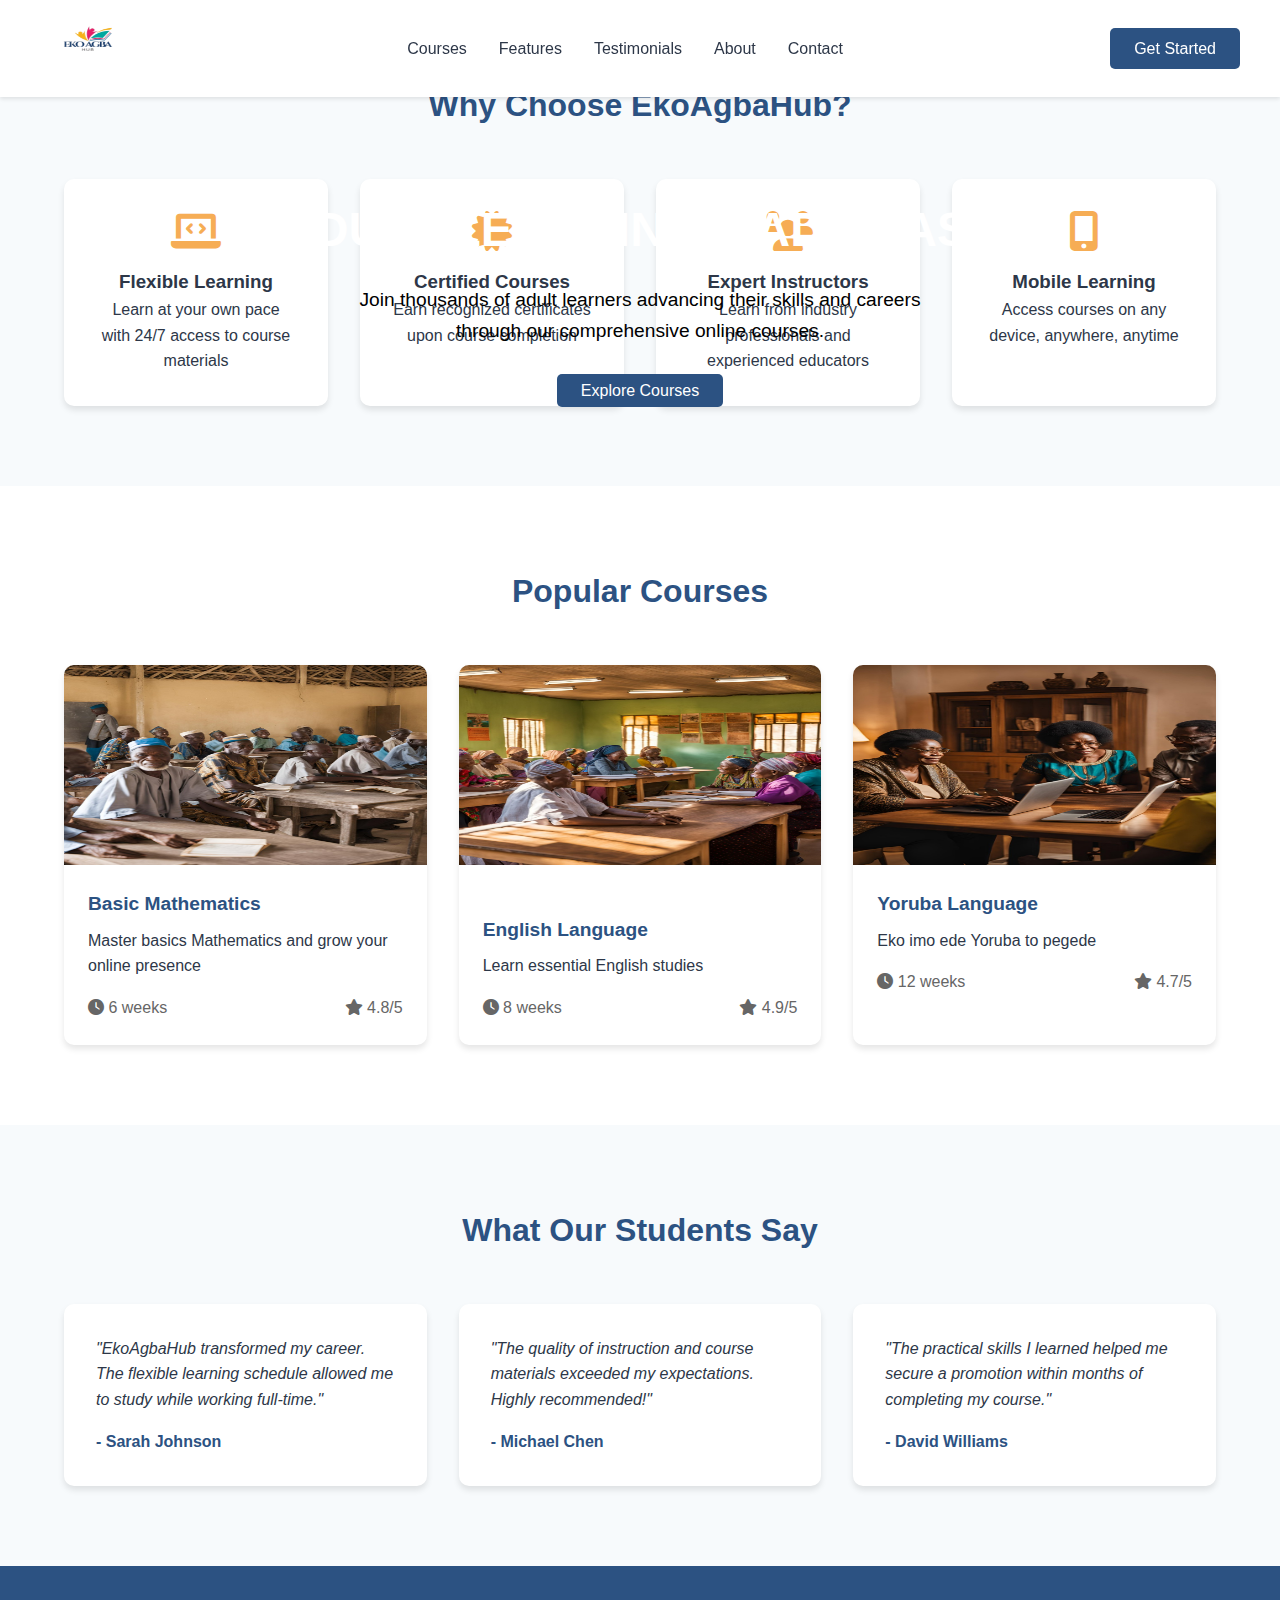
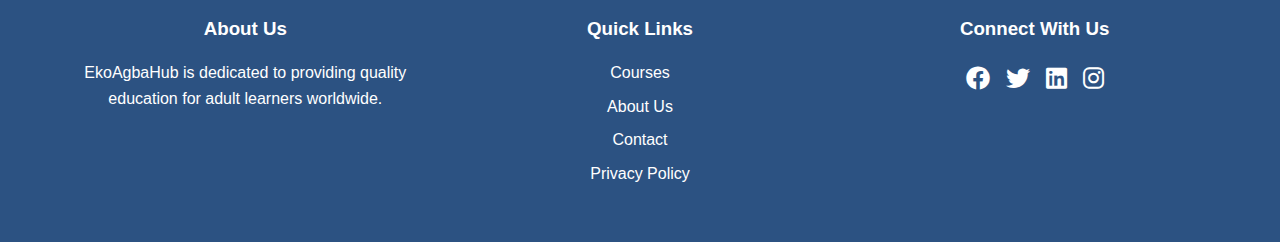
<file: index.html>
<!DOCTYPE html>
<html lang="en">
  <head>
    <meta charset="UTF-8" />
    <meta name="viewport" content="width=device-width, initial-scale=1.0" />
    <title>EkoAgbaHub</title>
    <link
      href="https://cdnjs.cloudflare.com/ajax/libs/font-awesome/6.0.0/css/all.min.css"
      rel="stylesheet"
    />
    <link rel="stylesheet" href="css/index.css" />
  </head>
  <body>
    <!-- Navigation -->
    <nav class="navbar">
      <div class="nav-content">
        <div class="logo">
          <img
            src="images/1730201084392.png"
            style="height: 70px; width: 100px"
            alt=""
          />
        </div>

        <div class="nav-links">
          <a href="#courses">Courses</a>
          <a href="#features">Features</a>
          <a href="#testimonials">Testimonials</a>
          <a href="#about">About</a>
          <a href="#contact">Contact</a>
        </div>
        <a href="log-signin.html" class="cta-button">Get Started</a>
      </div>
    </nav>

    <!-- Hero Section -->
    <div class="container">
      <section class="hero">
        <h1 style="animation: alternate-reverse">Adult Learning made easy</h1>
        <p style="color: black">
          Join thousands of adult learners advancing their skills and careers
          through our comprehensive online courses.
        </p>
        <a href="#courses" class="cta-button">Explore Courses</a>
      </section>
    </div>

    <!-- Features Section -->
    <section class="features" id="features">
      <h2 class="section-title">Why Choose EkoAgbaHub?</h2>
      <div class="features-grid">
        <div class="feature-card">
          <i class="fas fa-laptop-code feature-icon"></i>
          <h3>Flexible Learning</h3>
          <p>Learn at your own pace with 24/7 access to course materials</p>
        </div>
        <div class="feature-card">
          <i class="fas fa-certificate feature-icon"></i>
          <h3>Certified Courses</h3>
          <p>Earn recognized certificates upon course completion</p>
        </div>
        <div class="feature-card">
          <i class="fas fa-users feature-icon"></i>
          <h3>Expert Instructors</h3>
          <p>Learn from industry professionals and experienced educators</p>
        </div>
        <div class="feature-card">
          <i class="fas fa-mobile-alt feature-icon"></i>
          <h3>Mobile Learning</h3>
          <p>Access courses on any device, anywhere, anytime</p>
        </div>
      </div>
    </section>

    <!-- Popular Courses -->
    <section class="courses" id="courses">
      <h2 class="section-title">Popular Courses</h2>
      <div class="course-grid">
        <div class="course-card">
          <div class="course-image">
            <img
              src="/images/classroom1.jpg"
              style="min-width: 100%; height: 200px"
              alt="Basic Mathematics"
            />
          </div>
          <div class="course-content">
            <h3 class="course-title">Basic Mathematics</h3>
            <p>Master basics Mathematics and grow your online presence</p>
            <div class="course-info">
              <span><i class="fas fa-clock"></i> 6 weeks</span>
              <span><i class="fas fa-star"></i> 4.8/5</span>
            </div>
          </div>
        </div>
        <div class="course-card">
          <div class="course-image">
            <img
              src="/images/classroom2.jpg"
              style="min-width: 100%; height: 200px"
              alt="English Language"
            />
          </div>
          <br />
          <div class="course-content">
            <h3 class="course-title">English Language</h3>
            <p>Learn essential English studies</p>
            <div class="course-info">
              <span><i class="fas fa-clock"></i> 8 weeks</span>
              <span><i class="fas fa-star"></i> 4.9/5</span>
            </div>
          </div>
        </div>
        <div class="course-card">
          <div class="course-image">
            <img
              src="/images/classroom3.jpg"
              style="min-width: 100%; height: 200px"
              alt="Yoruba Language"
            />
          </div>
          <div class="course-content">
            <h3 class="course-title">Yoruba Language</h3>
            <p>Eko imo ede Yoruba to pegede</p>
            <div class="course-info">
              <span><i class="fas fa-clock"></i> 12 weeks</span>
              <span><i class="fas fa-star"></i> 4.7/5</span>
            </div>
          </div>
        </div>
      </div>
    </section>

    <!-- Testimonials -->
    <section class="testimonials" id="testimonials">
      <h2 class="section-title">What Our Students Say</h2>
      <div class="testimonial-grid">
        <div class="testimonial-card">
          <p class="testimonial-text">
            "EkoAgbaHub transformed my career. The flexible learning schedule
            allowed me to study while working full-time."
          </p>
          <p class="testimonial-author">- Sarah Johnson</p>
        </div>
        <div class="testimonial-card">
          <p class="testimonial-text">
            "The quality of instruction and course materials exceeded my
            expectations. Highly recommended!"
          </p>
          <p class="testimonial-author">- Michael Chen</p>
        </div>
        <div class="testimonial-card">
          <p class="testimonial-text">
            "The practical skills I learned helped me secure a promotion within
            months of completing my course."
          </p>
          <p class="testimonial-author">- David Williams</p>
        </div>
      </div>
    </section>

    <!-- Footer -->
    <footer>
      <div class="footer-content">
        <div class="footer-section">
          <h3>About Us</h3>
          <p>
            EkoAgbaHub is dedicated to providing quality education for adult
            learners worldwide.
          </p>
        </div>
        <div class="footer-section">
          <h3>Quick Links</h3>
          <ul>
            <li><a href="#courses">Courses</a></li>
            <li><a href="#about">About Us</a></li>
            <li><a href="#contact">Contact</a></li>
            <li><a href="#privacy">Privacy Policy</a></li>
          </ul>
        </div>
        <div class="footer-section">
          <h3>Connect With Us</h3>
          <div class="social-links">
            <a href="#"><i class="fab fa-facebook"></i></a>
            <a href="#"><i class="fab fa-twitter"></i></a>
            <a href="#"><i class="fab fa-linkedin"></i></a>
            <a href="#"><i class="fab fa-instagram"></i></a>
          </div>
        </div>
      </div>
    </footer>
  </body>
</html>
</file>
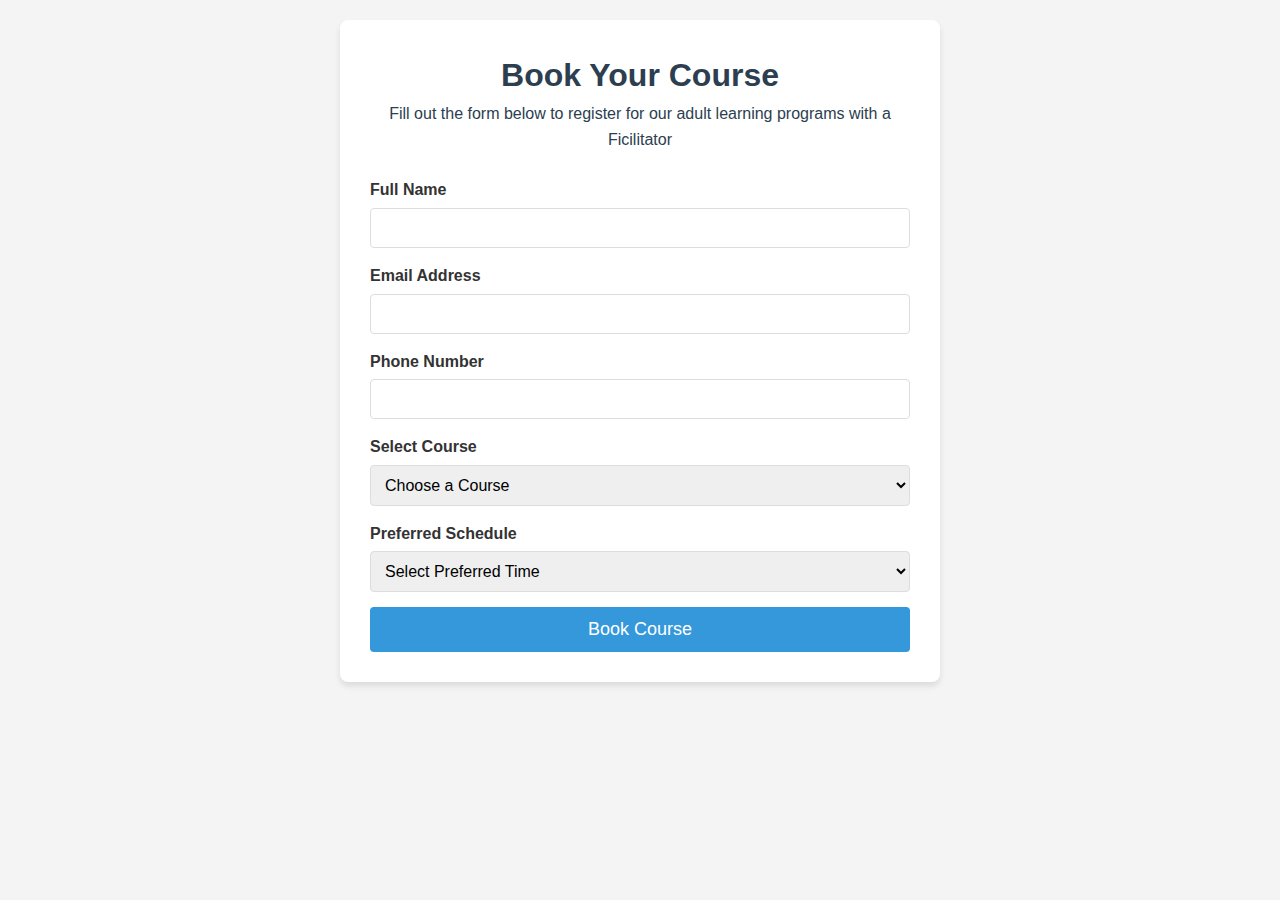
<file: booking.html>
<!DOCTYPE html>
<html lang="en">
  <head>
    <meta charset="UTF-8" />
    <meta name="viewport" content="width=device-width, initial-scale=1.0" />
    <title>Document</title>
  </head>
  <body>
    <!DOCTYPE html>
    <html lang="en">
      <head>
        <meta charset="UTF-8" />
        <meta name="viewport" content="width=device-width, initial-scale=1.0" />
        <title>Course Booking - Adult Learning Center</title>
        <style>
          /* Reset and base styles */
          * {
            margin: 0;
            padding: 0;
            box-sizing: border-box;
          }

          body {
            font-family: Arial, sans-serif;
            line-height: 1.6;
            background-color: #f4f4f4;
            color: #333;
            padding: 20px;
          }

          .booking-container {
            max-width: 600px;
            margin: 0 auto;
            background-color: white;
            padding: 30px;
            border-radius: 8px;
            box-shadow: 0 4px 6px rgba(0, 0, 0, 0.1);
          }

          .booking-header {
            text-align: center;
            margin-bottom: 25px;
            color: #2c3e50;
          }

          .form-group {
            margin-bottom: 15px;
          }

          .form-group label {
            display: block;
            margin-bottom: 5px;
            font-weight: bold;
          }

          .form-group input,
          .form-group select,
          .form-group textarea {
            width: 100%;
            padding: 10px;
            border: 1px solid #ddd;
            border-radius: 4px;
            font-size: 16px;
          }

          .form-group textarea {
            resize: vertical;
            min-height: 100px;
          }

          .submit-btn {
            display: block;
            width: 100%;
            padding: 12px;
            background-color: #3498db;
            color: white;
            border: none;
            border-radius: 4px;
            font-size: 18px;
            cursor: pointer;
            transition: background-color 0.3s ease;
          }

          .submit-btn:hover {
            background-color: #2980b9;
          }

          #bookingConfirmation {
            margin-top: 20px;
            text-align: center;
            color: #27ae60;
            display: none;
          }

          @media (max-width: 600px) {
            .booking-container {
              width: 100%;
              padding: 15px;
            }
          }
        </style>
      </head>
      <body>
        <div class="booking-container">
          <div class="booking-header">
            <h1>Book Your Course</h1>
            <p>
              Fill out the form below to register for our adult learning
              programs with a Ficilitator
            </p>
          </div>

          <form id="bookingForm">
            <div class="form-group">
              <label for="fullName">Full Name</label>
              <input type="text" id="fullName" name="fullName" required />
            </div>

            <div class="form-group">
              <label for="email">Email Address</label>
              <input type="email" id="email" name="email" required />
            </div>

            <div class="form-group">
              <label for="phone">Phone Number</label>
              <input type="tel" id="phone" name="phone" required />
            </div>

            <div class="form-group">
              <label for="course">Select Course</label>
              <select id="course" name="course" required>
                <option value="">Choose a Course</option>
                <option value="digital-literacy">Basic Mathematics</option>
                <option value="language-skills">Essential English</option>
                <option value="professional-development">
                  Professional Development
                </option>
                <option value="creative-writing">Eko Ede Yoruba</option>
              </select>
            </div>

            <div class="form-group">
              <label for="schedule">Preferred Schedule</label>
              <select id="schedule" name="schedule" required>
                <option value="">Select Preferred Time</option>
                <option value="weekday-morning">Weekday Mornings</option>
                <option value="weekday-evening">Weekday Evenings</option>
                <option value="weekend-morning">Weekend Mornings</option>
                <option value="weekend-afternoon">Weekend Afternoons</option>
              </select>
            </div>

            <button type="submit" class="submit-btn">Book Course</button>
          </form>

          <div id="bookingConfirmation">
            Thank you for your booking! We will contact you shortly to confirm
            your course.
          </div>
        </div>

        <script>
          document
            .getElementById("bookingForm")
            .addEventListener("submit", function (e) {
              e.preventDefault();

              // Simple form validation
              const requiredFields = [
                "fullName",
                "email",
                "phone",
                "course",
                "schedule",
              ];
              let isValid = true;

              requiredFields.forEach((field) => {
                const input = document.getElementById(field);
                if (!input.value.trim()) {
                  input.style.borderColor = "red";
                  isValid = false;
                } else {
                  input.style.borderColor = "#ddd";
                }
              });

              // Email validation
              const emailRegex = /^[^\s@]+@[^\s@]+\.[^\s@]+$/;
              const emailInput = document.getElementById("email");
              if (!emailRegex.test(emailInput.value)) {
                emailInput.style.borderColor = "red";
                isValid = false;
              }

              // Phone validation (basic)
              const phoneRegex = /^\d{10}$/;
              const phoneInput = document.getElementById("phone");
              if (!phoneRegex.test(phoneInput.value.replace(/\D/g, ""))) {
                phoneInput.style.borderColor = "red";
                isValid = false;
              }

              if (isValid) {
                // In a real-world scenario, you would send this data to a server
                document.getElementById("bookingForm").style.display = "none";
                document.getElementById("bookingConfirmation").style.display =
                  "block";

                // Optional: Log form data (replace with actual form submission logic)
                const formData = new FormData(e.target);
                const data = Object.fromEntries(formData.entries());
                console.log("Booking Data:", data);
              }
            });
        </script>
      </body>
    </html>
  </body>
</html>
</file>
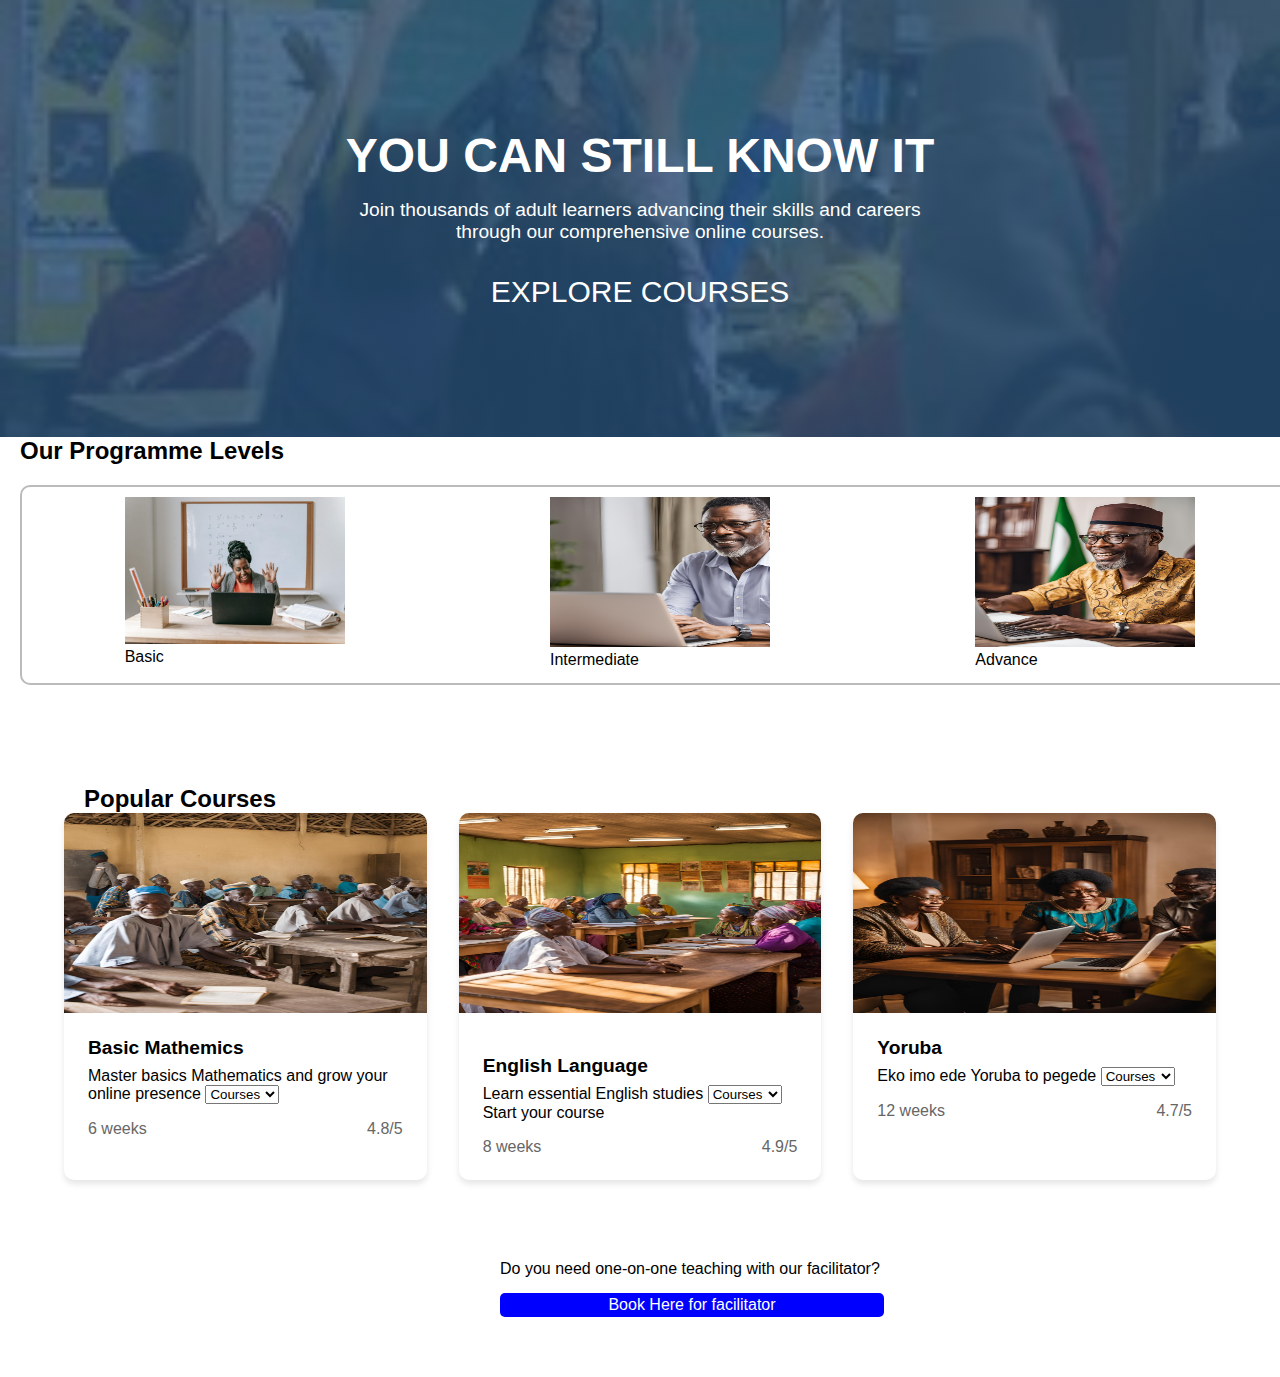
<file: course.html>
<!DOCTYPE html>
<html lang="en">
<head>
    <meta charset="UTF-8">
    <meta name="viewport" content="width=device-width, initial-scale=1.0">
    <title>Courses</title>
    <link rel="stylesheet" href="css/courses.css">
</head>
<body>

    <section class="hero">
        <h1>You can still know it</h1>
        <p>
          Join thousands of adult learners advancing their skills and careers
          through our comprehensive online courses.
        </p>
        
        <a href="#courses" class="cta-button" 
        style="text-decoration: none;
        text-transform: uppercase;color:#fff; font-size: 30px;">Explore Courses</a>
      </section>
      <h2 class="leveltitle">Our Programme Levels</h2>
      <section class="level" >
        
        <div class="levelimg">
            <img src="images/facilitator2.jpg" alt="Basic"> <p>Basic</p>
        </div>

        <div class="levelimg">
            <img src="images/advance.jpg" style="min-width: 90px; height: 150px;" alt="Intermediate"> <p>Intermediate</p>
        </div>

        <div class="levelimg">
            <img src="images/facilitator1.jpg" style="min-width: 90px; height: 150px;" alt="Advance"> <p>Advance</p>
        </div>
    </section>
  
    <section class="courses" id="courses" >
        <h2 class="leveltitle">Popular Courses</h2>
        <div class="course-grid">
            <div class="course-card">
                <div class="course-image">
                    <img src="/images/classroom1.jpg" style="min-width:100%; height: 200px;" alt="Basic Mathemics">
                </div>
                <div class="course-content">
                    <h3 class="course-title">Basic Mathemics</h3>
                    <p>Master basics Mathematics and grow your online presence  <select name="" id="">
                        <option value="Courses">Courses</option>
                        <option value="Module1">
                            <a href="https://youtu.be/4rKwPvJjvyo?si=YH5O40SfeNAoh_Ye">Module1</a>
                        </option>
                        <option value="Module2">
                            <a href="https://youtu.be/jFjKp-Kqz4k?si=SnnPprlYUHrxdmMZ">Module2</a></option>
                    </select> </p></p>
                    <div class="course-info">
                        <span><i class="fas fa-clock"></i> 6 weeks</span>
                        <span><i class="fas fa-star"></i> 4.8/5</span>
                    </div>
                </div>
            </div>
            <div class="course-card">
                <div class="course-image">
                    <img src="/images/classroom2.jpg" style="min-width:100%; height: 200px;" alt="English Language">
                </div>
                <br>
                <div class="course-content">
                    <h3 class="course-title">English Language</h3>
                    
                    <p>Learn essential English studies 
                        <select name="" id="">
                            <option value="Courses">Courses</option>
                            <option value="Module1">
                                <a href="https://youtu.be/4rKwPvJjvyo?si=YH5O40SfeNAoh_Ye">Module1</a>
                            </option>
                            <option value="Module2">
                                <a href="https://youtu.be/jFjKp-Kqz4k?si=SnnPprlYUHrxdmMZ">Module2</a></option>
                        </select> </p>
                    <span><i class="fas fa-clock"></i>
                        
                        

                    </a>Start your course</span>
                    <div class="course-info">
                        <span><i class="fas fa-clock"></i> 8 weeks</span>
                        <span><i class="fas fa-star"></i> 4.9/5</span>
                    </div>
                </div>
            </div>
            <div class="course-card">
                <div class="course-image">
                    <img src="/images/classroom3.jpg" style="min-width: 100%; height: 200px;" alt="Yoruba">
                </div>
                <div class="course-content">
                    <h3 class="course-title">Yoruba</h3>
                    <p>Eko imo ede Yoruba to pegede  <select name="" id="">
                        <option value="Courses">Courses</option>
                        <option value="Module1">
                            <a href="https://youtu.be/4rKwPvJjvyo?si=YH5O40SfeNAoh_Ye">Module1</a>
                        </option>
                        <option value="Module2">
                            <a href="https://youtu.be/jFjKp-Kqz4k?si=SnnPprlYUHrxdmMZ">Module2</a></option>
                    </select> </p></p>
                    <div class="course-info">
                        <span><i class="fas fa-clock"></i> 12 weeks</span>
                        <span><i class="fas fa-star"></i> 4.7/5</span>
                    </div>
                </div>
            </div>
        </div>
    </section>
    <p style="margin-left: 500px; margin-bottom:15px;">Do you need one-on-one teaching with our facilitator?</p>
    <a href="booking.html" style="text-decoration: none; 
    border: 0; padding: 3px; background-color: blue;
    color:white; display: flex;justify-content: center; border-radius: 5px; outline: 0; width: 30%; margin-bottom: 60px; margin-left: 500px; align-items: center;">Book Here for facilitator</a>
        </div>
    </section>
</body>
</html>
</file>
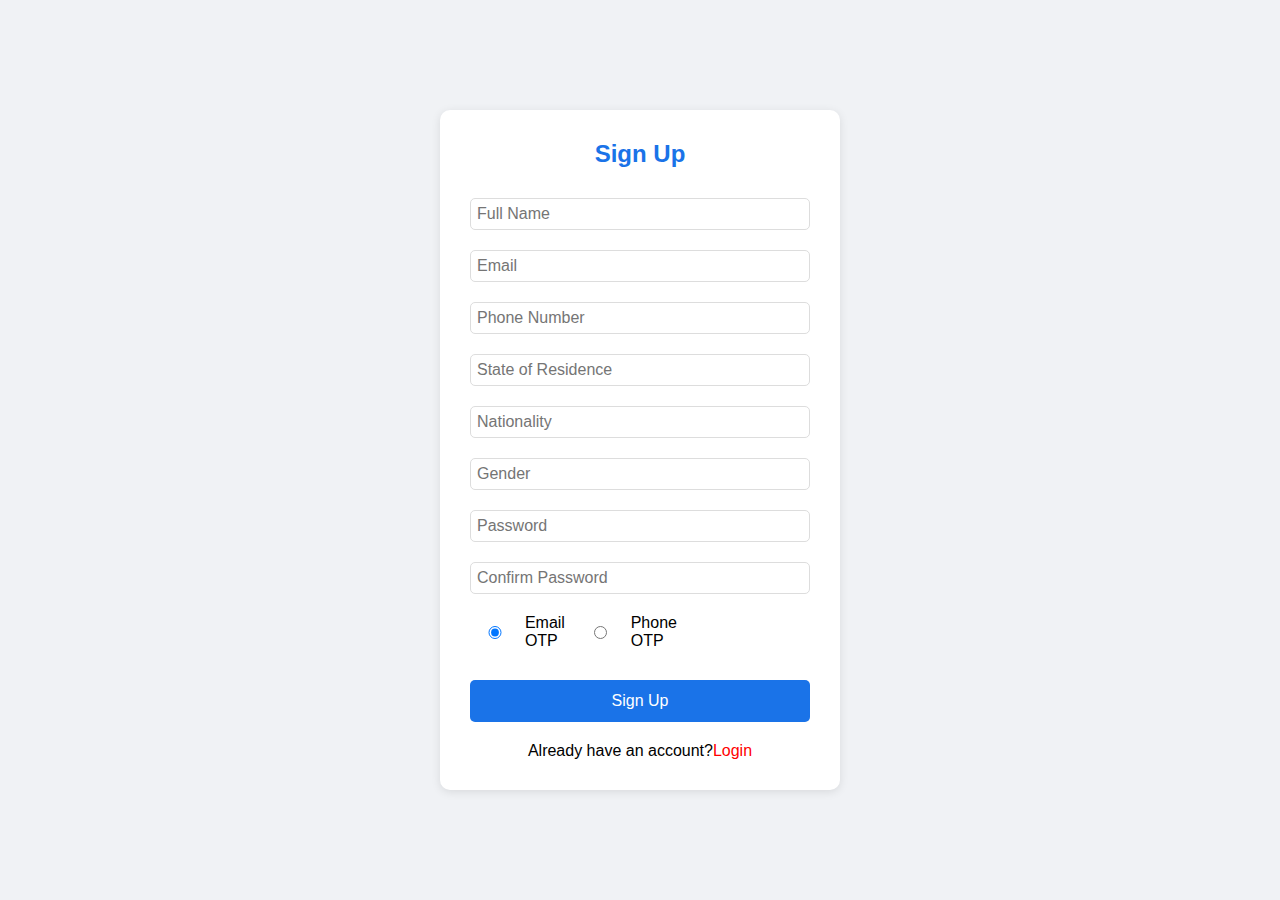
<file: log-signin.html>
<!DOCTYPE html>
<html lang="en">
  <head>
    <meta charset="UTF-8" />
    <meta name="viewport" content="width=device-width, initial-scale=1.0" />
    <title>EkoAgbaHub</title>
    <link rel="stylesheet" href="css/log-signin.css" />
  </head>
  <body>
    <div class="container">
      <!-- Sign Up Form -->
      <form id="signupForm" class="form">
        <h2>Sign Up</h2>
        <div class="form-group">
          <input type="text" id="signupName" required placeholder="Full Name" />
        </div>
        <div class="form-group">
          <input type="email" id="signupEmail" placeholder="Email" />
        </div>
        <div class="form-group">
          <input
            type="tel"
            id="signupPhone"
            placeholder="Phone Number"
            required
          />
        </div>

        <div class="form-group">
          <input
            type="text"
            id="signupstate"
            placeholder="State of Residence"
            required
          />
        </div>

        <div class="form-group">
          <input
            type="text"
            id="signupnation"
            placeholder="Nationality"
            required
          />
        </div>

        <div class="form-group">
          <input type="text" id="signupgender" placeholder="Gender" required />
        </div>

        <div class="form-group">
          <input
            type="password"
            id="signupPassword"
            placeholder="Password"
            required
          />
        </div>

        <div class="form-group">
          <input
            type="text"
            id="signupconfirmpass"
            placeholder="Confirm Password"
            required
          />
        </div>

        <div class="verification-method">
          <label>
            <input
              type="radio"
              name="verificationMethod"
              value="email"
              checked
            />
            Email OTP
          </label>
          <label>
            <input type="radio" name="verificationMethod" value="phone" /> Phone
            OTP
          </label>
        </div>
        <button type="submit">Sign Up</button>
        <div class="toggle-form">
          Already have an account?<a
            href="#"
            id="showLogin"
            style="text-decoration: none; color: red"
            >Login</a
          >
        </div>
      </form>

      <!-- Login Form -->
      <form id="loginForm" class="form hidden">
        <h2>Login</h2>
        <div class="form-group">
          <label for="loginnum">Phone Number</label>
          <input type="number" id="loginnum" />
        </div>
        <div class="form-group">
          <label for="loginEmail">Email</label>
          <input type="email" id="loginEmail" />
        </div>
        <div class="form-group">
          <label for="loginPassword">Password</label>
          <input type="password" id="loginPassword" required />
        </div>
        <button type="submit">
          <a href="course.html">Login</a>
        </button>
        <div class="toggle-form">
          Don't have an account?
          <a href="#" id="showSignup">Sign Up</a>
        </div>
      </form>

      <!-- OTP Verification Form -->
      <form id="otpForm" class="form hidden">
        <h2>OTP Verification</h2>
        <div class="form-group">
          <label for="otp">Enter OTP</label>
          <input
            type="text"
            id="otp"
            class="otp-input"
            maxlength="6"
            required
          />
          <div id="otpMessage"></div>
        </div>
        <button type="submit">Verify OTP</button>
        <button type="button" id="resendOtp">Resend OTP</button>
      </form>
    </div>

    <script src="JS/log-signin.js"></script>
  </body>
</html>
</file>
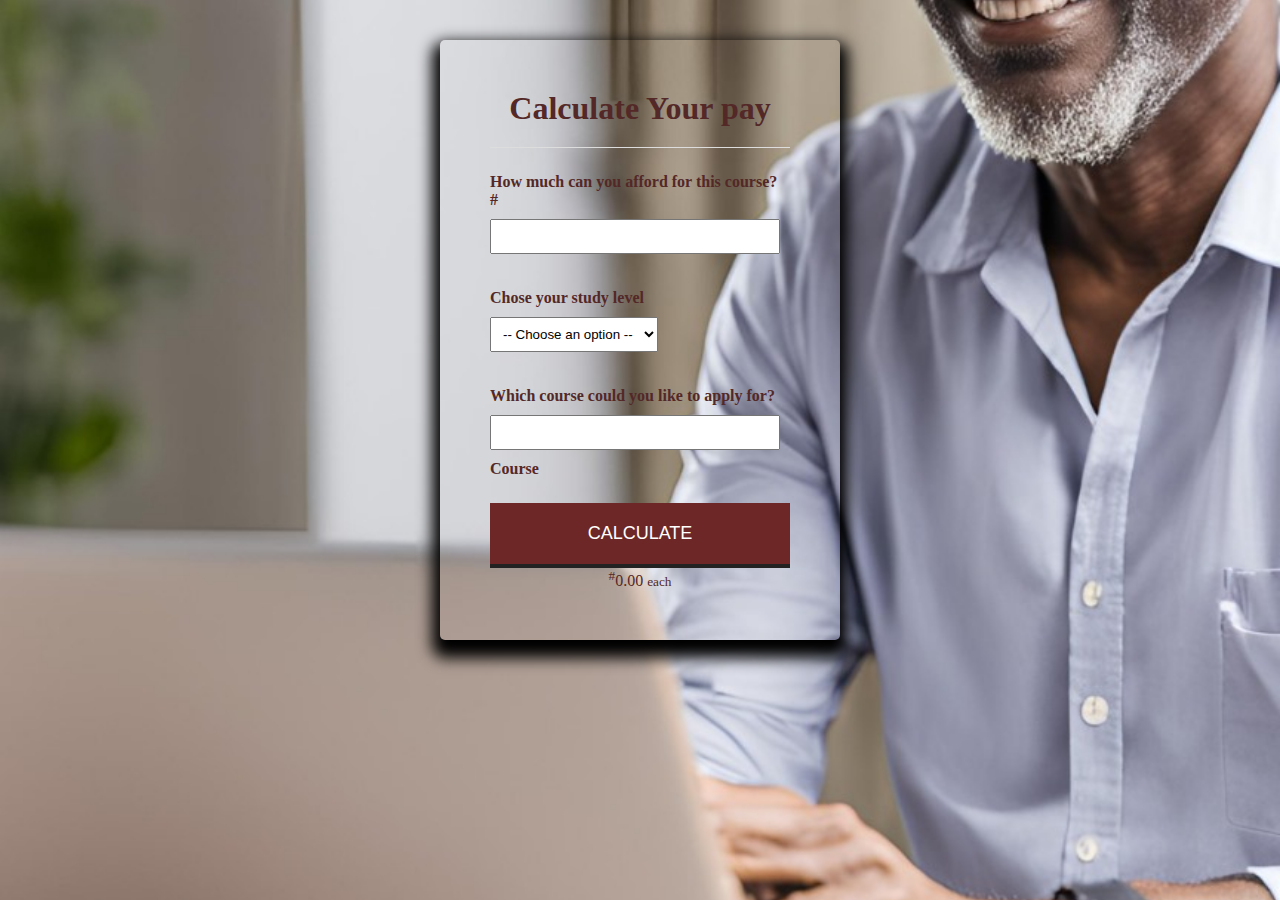
<file: slashpremium.html>
<!DOCTYPE html>
<html lang="en">
  <head>
    <meta charset="UTF-8" />
    <meta name="viewport" content="width=device-width, initial-scale=1.0" />
    <title>Document</title>
    <link rel="stylesheet" href="css/slashpremium.css" />
  </head>
  <body>
    <div id="container">
      <h1>Calculate Your pay</h1>
      <div id="Calculator">
        <form>
          <label for=""
            >How much can you afford for this course? <br />
            # <input type="text" id="Amount"
          /></label>
          <label
            >Chose your study level <br />
            <select id="quality">
              <option disabled selected value="0">
                -- Choose an option --
              </option>
              <option value="0.3">Beginners</option>
              <option value="0.2">Intermediate</option>
              <option value="0.15">Advance</option>
            </select></label
          >
          <label>
            Which course could you like to apply for?
            <br /><input type="text" id="course" />Course
          </label>
          <button type="button" id="Calculate">Calculate</button>
        </form>
      </div>
      <div id="Total">
        <sup>#</sup><span id="tip">0.00</span>
        <small id="each">each</small>
      </div>
    </div>
  </body>
</html>
</file>
<file: css/index.css>
* {
  margin: 0;
  padding: 0;
  box-sizing: border-box;
  font-family: "Segoe UI", Tahoma, Geneva, Verdana, sans-serif;
}

:root {
  --primary-color: #2c5282;
  --secondary-color: #4299e1;
  --accent-color: #f6ad55;
  --text-color: #2d3748;
  --light-bg: #f7fafc;
}
h1 {
  font-family: "Josefin sans" sans-serif;
  text-transform: uppercase;
  font-size: 200px;
}

body {
  line-height: 1.6;
  color: var(--text-color);
}

/* Navigation */
.navbar {
  background: white;
  padding: 0.5rem;
  box-shadow: 0 2px 4px rgba(0, 0, 0, 0.1);
  position: fixed;
  width: 100%;
  margin-bottom: 0;
  top: 0;
  z-index: 1000;
}

.nav-content {
  display: flex;
  justify-content: space-between;
  align-items: center;
  max-width: 1200px;
  margin: 0 auto;
}

.logo {
  font-size: 1.5rem;
  font-weight: bold;
  color: var(--primary-color);
}

.nav-links {
  display: flex;
  gap: 2rem;
}

.nav-links a {
  text-decoration: none;
  color: var(--text-color);
  font-weight: 500;
  transition: color 0.3s;
}

.nav-links a:hover {
  color: var(--secondary-color);
}

.cta-button {
  background: var(--primary-color);
  color: white;
  padding: 0.5rem 1.5rem;
  border-radius: 5px;
  text-decoration: none;
  transition: background-color 0.3s;
}

.cta-button:hover {
  background: var(--secondary-color);
}
.container {
  position: absolute;
  left: 0;
  top: 0;
  width: 100%;
  height: 80vh;
  animation: animate 19s ease-in-out infinite;
  -webkit-transition: all 0.3s ease-in-out;
  transition: all 0.3s ease-in-out;
  background-size: cover;
}

@keyframes animate {
  0%,
  100% {
    background-image: linear-gradient(
        rgba(54, 50, 48, 0.5),
        rgba(24, 9, 5, 0.5)
      ),
      url("/images/back\ adult.webp");
  }

  25% {
    background-image: linear-gradient(
        rgba(54, 50, 48, 0.5),
        rgba(24, 9, 5, 0.5)
      ),
      url(../images/adultslider2.jpg);
  }

  50% {
    background-image: linear-gradient(
        rgba(54, 50, 48, 0.5),
        rgba(24, 9, 5, 0.5)
      ),
      url(../images/classroom4.jpg);
  }

  75% {
    background-image: linear-gradient(
        rgba(54, 50, 48, 0.5),
        rgba(24, 9, 5, 0.5)
      ),
      url(../images/adultslider4.jpg);
  }
}

/* Hero Section */
.hero {
  /* background: linear-gradient(rgba(236, 181, 129, 0.9), rgba(252, 237, 73, 0.9)),
    url("/images/back\ adult.webp"); */
  background-size: cover;
  background-position: center;
  color: white;
  padding: 8rem 5%;
  margin-top: 4rem;
  text-align: center;
}

.hero h1 {
  font-size: 3rem;
  margin-bottom: 1rem;
}

.hero p {
  font-size: 1.2rem;
  max-width: 600px;
  margin: 0 auto 2rem;
}

/* Features Section */
.features {
  padding: 5rem 5%;
  background: var(--light-bg);
}

.section-title {
  text-align: center;
  font-size: 2rem;
  margin-bottom: 3rem;
  color: var(--primary-color);
}

.features-grid {
  display: grid;
  grid-template-columns: repeat(auto-fit, minmax(250px, 1fr));
  gap: 2rem;
  max-width: 1200px;
  margin: 0 auto;
}

.feature-card {
  background: white;
  padding: 2rem;
  border-radius: 10px;
  text-align: center;
  box-shadow: 0 4px 6px rgba(0, 0, 0, 0.1);
  transition: transform 0.3s;
}

.feature-card:hover {
  transform: translateY(-5px);
}

.feature-icon {
  font-size: 2.5rem;
  color: var(--accent-color);
  margin-bottom: 1rem;
}

/* Popular Courses */
.courses {
  padding: 5rem 5%;
}

.course-grid {
  display: grid;
  grid-template-columns: repeat(auto-fit, minmax(300px, 1fr));
  gap: 2rem;
  max-width: 1200px;
  margin: 0 auto;
}

.course-card {
  background: white;
  border-radius: 10px;
  overflow: hidden;
  box-shadow: 0 4px 6px rgba(0, 0, 0, 0.1);
}

.course-image {
  width: 100%;
  height: 200px;
  background: #ddd;
  display: flex;
  align-items: center;
  justify-content: center;
}

.course-content {
  padding: 1.5rem;
}

.course-title {
  font-size: 1.2rem;
  margin-bottom: 0.5rem;
  color: var(--primary-color);
}

.course-info {
  display: flex;
  justify-content: space-between;
  margin-top: 1rem;
  color: #666;
}

/* Testimonials */
.testimonials {
  background: var(--light-bg);
  padding: 5rem 5%;
}

.testimonial-grid {
  display: grid;
  grid-template-columns: repeat(auto-fit, minmax(300px, 1fr));
  gap: 2rem;
  max-width: 1200px;
  margin: 0 auto;
}

.testimonial-card {
  background: white;
  padding: 2rem;
  border-radius: 10px;
  box-shadow: 0 4px 6px rgba(0, 0, 0, 0.1);
}

.testimonial-text {
  font-style: italic;
  margin-bottom: 1rem;
}

.testimonial-author {
  font-weight: bold;
  color: var(--primary-color);
}

/* Footer */
footer {
  background: var(--primary-color);
  color: white;
  padding: 3rem 5%;
  text-align: center;
}

.footer-content {
  max-width: 1200px;
  margin: 0 auto;
  display: grid;
  grid-template-columns: repeat(auto-fit, minmax(200px, 1fr));
  gap: 2rem;
}

.footer-section h3 {
  margin-bottom: 1rem;
}

.footer-section ul {
  list-style: none;
}

.footer-section ul li {
  margin-bottom: 0.5rem;
}

.footer-section ul li a {
  color: white;
  text-decoration: none;
}

.social-links {
  display: flex;
  justify-content: center;
  gap: 1rem;
  margin-top: 1rem;
}

.social-links a {
  color: white;
  font-size: 1.5rem;
}

/* Responsive Design */
@media (max-width: 768px) {
  .nav-links {
    display: none;
  }

  .hero h1 {
    font-size: 2rem;
  }

  .hero p {
    font-size: 1rem;
  }
}
</file>
<file: css/courses.css>
* {
  margin: 0;
  padding: 0;
  box-sizing: border-box;
  font-family: "Segoe UI", Tahoma, Geneva, Verdana, sans-serif;
}

.hero {
  background: linear-gradient(rgba(40, 80, 120, 0.8), rgba(40, 80, 120, 0.8)),
    url("/images/adult4.jpg");
  background-size: cover;
  background-position: center;
  color: white;
  padding: 8rem 5%;

  text-align: center;
}

.hero h1 {
  font-size: 3rem;
  margin-bottom: 1rem;
}

.hero p {
  font-size: 1.2rem;
  max-width: 600px;
  margin: 0 auto 2rem;
}
.leveltitle {
  margin-left: 20px;
}
.level {
  border: 2px solid #bbb;
  border-radius: 10px;
  margin: 20px;
  margin-left: 20px;
  display: flex;
  justify-content: space-around;
  flex-direction: row;
  width: 100%;
  height: 200px;
  margin-bottom: 20px;
}

.levelimg {
  margin-top: 10px;
}
h1{
  font-family: "Josefin sans" sans-serif;
  text-transform: uppercase;
  font-size: 200px;
}

.courses {
  padding: 5rem 5%;
}

img {
  width: 220px;
}

.course-grid {
  display: grid;
  grid-template-columns: repeat(auto-fit, minmax(300px, 1fr));
  gap: 2rem;
  max-width: 1200px;
  margin: 0 auto;
}

.course-card {
  background: white;
  border-radius: 10px;
  overflow: hidden;
  box-shadow: 0 4px 6px rgba(0, 0, 0, 0.1);
}

.course-image {
  width: 100%;
  height: 200px;
  background: #ddd;
  display: flex;
  align-items: center;
  justify-content: center;
}

.course-content {
  padding: 1.5rem;
}

.course-title {
  font-size: 1.2rem;
  margin-bottom: 0.5rem;
  color: var(--primary-color);
}

.course-info {
  display: flex;
  justify-content: space-between;
  margin-top: 1rem;
  color: #666;
}
</file>
<file: css/log-signin.css>
* {
  margin: 0;
  padding: 0;
  box-sizing: border-box;
  font-family: Arial, sans-serif;
}

body {
  min-height: 100vh;
  display: flex;
  align-items: center;
  justify-content: center;
  background: #f0f2f5;
  padding: 20px;
}

.container {
  background: white;
  padding: 30px;
  border-radius: 10px;
  box-shadow: 0 2px 10px rgba(0, 0, 0, 0.1);
  width: 100%;
  max-width: 400px;
}

.form-group {
  margin-bottom: 20px;
}

h2 {
  text-align: center;
  margin-bottom: 30px;
  color: #1a73e8;
}

input {
  width: 100%;
  padding: 6px;
  border: 1px solid #ddd;
  border-radius: 5px;
  font-size: 16px;
}

input:focus {
  outline: none;
  border-color: #1a73e8;
}

button {
  width: 100%;
  padding: 12px;
  background: #1a73e8;
  color: white;
  border: none;
  border-radius: 5px;
  cursor: pointer;
  font-size: 16px;
  margin-top: 10px;
}

button:hover {
  background: #671f69;
}

a {
  text-decoration: none;
  color: #fff;
}
.toggle-form {
  text-align: center;
  margin-top: 20px;
}

.toggle-form a {
  color: #1a73e8;
  text-decoration: none;
}

.verification-method {
  display: flex;
  gap: 10px;
  margin-bottom: 20px;
}

.verification-method label {
  display: flex;
  align-items: center;
  gap: 5px;
}

.otp-input {
  letter-spacing: 8px;
  font-size: 20px;
  text-align: center;
}

.hidden {
  display: none;
}

.error {
  color: #dc3545;
  font-size: 14px;
  margin-top: 5px;
}
</file>
<file: css/slashpremium.css>
body {
  background: #333 url(../images/advance.jpg) center no-repeat;
  background-size: cover;
  color: #532827;
}

#container {
  width: 400px;
  margin: 40px auto 0;
  padding: 50px;
  box-sizing: border-box;
  box-shadow: 0 10px 15px 08px #000;
  -webkit-border-radius: 5px;
  -moz-border-radius: 5px;
  border-radius: 5px;
  text-align: center;
}

h1 {
  margin: 0 0 20px;
  padding: 0 0 20px;
  border-bottom: solid 1px #ddd;
}
form {
  text-align: left;
}

form label {
  display: block;
  margin: 25px 0;
  font-weight: bold;
}

form input,
form select {
  padding: 8px;
  margin: 10px 0;
}

form input[type="text"] {
  width: 90%;
}

button {
  background: #6c2726;
  color: white;
  border: none;
  border-bottom: solid 4px #222;
  text-transform: uppercase;
  font-size: 18px;
  padding: 20px 30px;
  width: 100%;
}
button:hover {
  background: #4c2827;
  border-bottom-color: #111;
}

button:active {
  position: relative;
  top: 1px;
}
.total {
  font-size: 50px;
  margin-top: 400px;
}

.total::before {
  content: "Tip";
  font-size: 14px;
  font-weight: bold;
  display: block;
  text-transform: uppercase;
}

.total sup {
  font-size: 24px;
  top: -18px;
}
.total small {
  font-size: 14px;
  font-weight: bold;
  display: block;
}
</file>
